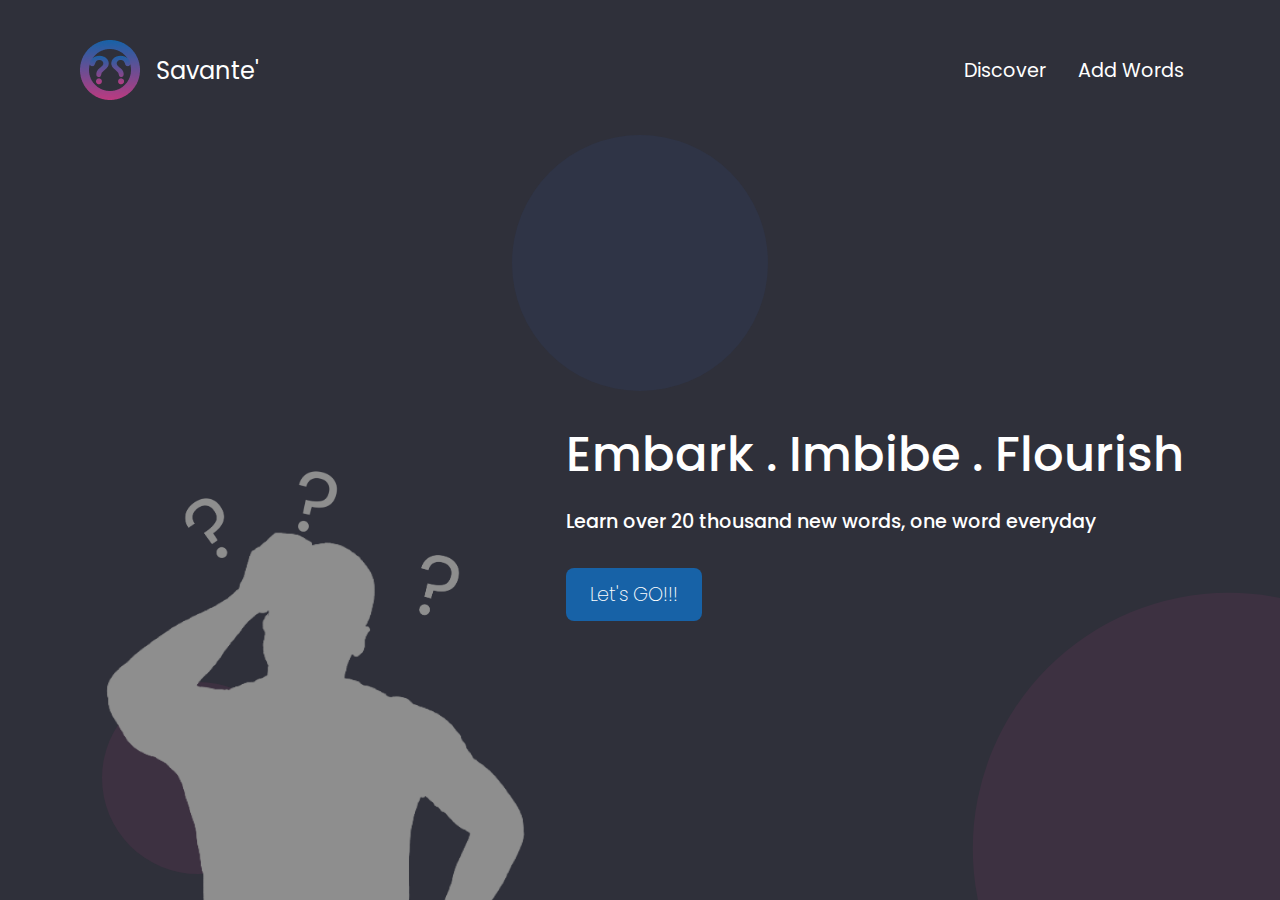
<file: Savante' - Beta/index.html>
<!DOCTYPE html>
<html lang="en">
<head>
  <meta charset="UTF-8">
  <meta http-equiv="X-UA-Compatible" content="IE=edge">
  <meta name="viewport" content="width=device-width, initial-scale=1.0">
  <title>Savante' - Learn and Grow one word at a time</title>
  <link rel="stylesheet" href="styles.css">
  <link rel="stylesheet" href="index.css">
</head>
<body class="container full-height-grow">
  <header class="main-header">
    <a href="/" class="brand-logo">
      <img src="images/Logo and brand name.png" alt="">
      <div class="brand-logo-name">Savante'</div>
    </a>

    <nav class="main-nav">
      <ul>
        <li><a href="discover.html">Discover</a></li>
        <li><a href="addwords.html">Add Words</a></li>
      </ul>
    </nav>
  </header>

  <section class="home-main-section">
    <div class="img-wrapper">
      <div class="confused-image"></div>
    </div>
    <div class="call-to-action">
      <h1 class="title">Embark . Imbibe . Flourish</h1>
      <span class="subtitle">Learn over 20 thousand new words, one word everyday</span>
      <a href="discover.html" class="btn">Let's GO!!!</a>
    </div>
  </section>
  <div class="homepage-circle-1"></div>
  <div class="homepage-circle-2"></div>
  <div class="homepage-circle-3"></div>
  <!-- <div style="flex-grow: 1; background-color: red"></div> -->
</body>
</html>
</file>
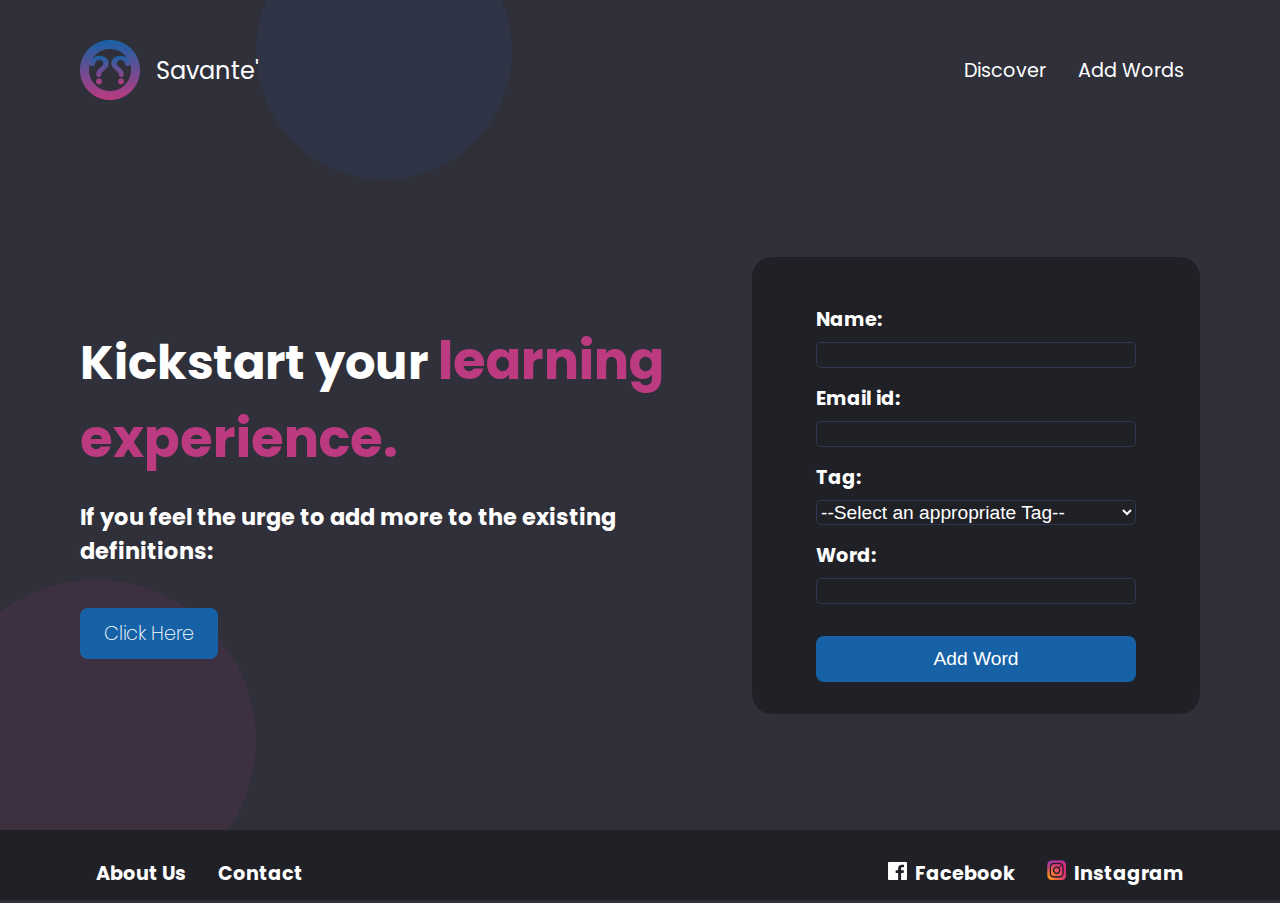
<file: Savante' - Beta/addwords.html>
<!DOCTYPE html>
<html lang="en">
<head>
  <meta charset="UTF-8">
  <meta http-equiv="X-UA-Compatible" content="IE=edge">
  <meta name="viewport" content="width=device-width, initial-scale=1.0">
  <title>Savante' | Add Words</title>
  <link rel="stylesheet" href="styles.css">
  <link rel="stylesheet" href="addwords.css">
</head>
<body class="container full-height-grow">
  <header class="main-header">
    <a href="/" class="brand-logo">
      <img src="images/Logo and brand name.png" alt="">
      <div class="brand-logo-name">Savante'</div>
    </a>

    <nav class="main-nav">
      <ul>
        <li><a href="discover.html">Discover</a></li>
        <li><a href="addwords.html">Add Words</a></li>
      </ul>
    </nav>
  </header>

  <div class="addwords-main-section">
    
    <div class="left-side">
      <div class="kickstart-text">
        Kickstart your
        <span class="accent-text">learning experience.</span>
      </div>
      <h3>If you feel the urge to add more to the existing definitions:</h3><br>
      <div ><a href="#" class="btn">Click Here</a></div>
     </div>

    <div class="right-side">

      <form action="" class="addform">
        <div class="input-group">
          <label for="name">Name: </label>
          <input class="input" type="text">
          <label for="name">Email id: </label>
          <input class="input" type="text">
          
          <label for="name">Tag: </label>
            <select name="card_type" id="card_type" class="input" required>
              <option value="">--Select an appropriate Tag--</option>
              <option value="visa">#Finance</option>
             <option value="mastercard">#Product</option>
            </select>
          
          <label for="name">Word: </label>
          <input class="input" type="text">
        </div>

        <div class="input-group">
          <button type="submit" class="btn">Add Word</button>
        </div>
      </form>
    </div>
  </div>

  <div class="add-circle-1"></div>
  <div class="add-circle-2"></div>
  <div class="add-circle-3"></div>

  <footer class="main-footer">
    <div class="container">
        <nav class="footer-nav">
            <ul>
                <li><a href="#">About Us</a></li>
                <li><a href="#">Contact</a></li>
            </ul>
        </nav>

        <nav class="footer-nav">
            <ul>
                <li><a href="#" class="social-link">
                    <img src="images/facebook logo 1.svg" alt="">
                    Facebook
                    </a>
                </li>
                <li><a href="#" class="social-link">
                    <img src="images/instagram logo 1.png" alt="">
                    Instagram
                    </a>
                </li>
            </ul>
        </nav>
    </div>
  </footer>

</body>
</html>
</file>
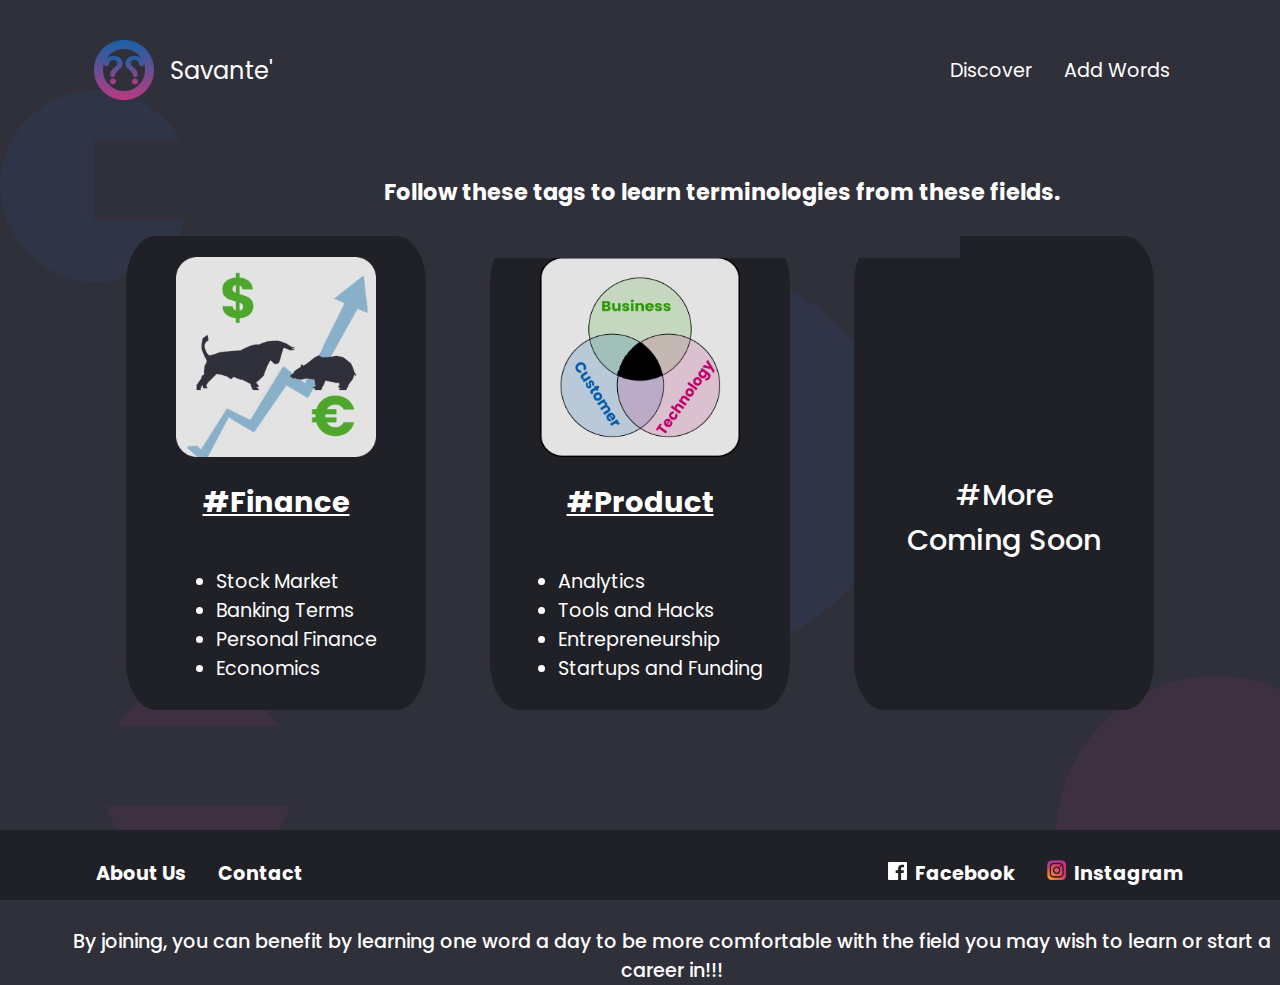
<file: Savante' - Beta/discover.html>
<!DOCTYPE html>
<html lang="en">
<head>
  <meta charset="UTF-8">
  <meta http-equiv="X-UA-Compatible" content="IE=edge">
  <meta name="viewport" content="width=device-width, initial-scale=1.0">
  <title>Savante' | Discover</title>
  <link rel="stylesheet" href="styles.css">
  <link rel="stylesheet" href="discover.css">
</head>
<body class="full-height-grow">
    
    <div class="container full-height-grow">
        <header class="main-header">
            <a href="/" class="brand-logo">
                <img src="images/Logo and brand name.png" alt="">
                <div class="brand-logo-name">Savante'</div>
            </a>

            <nav class="main-nav">
                <ul>
                    <li><a href="discover.html">Discover</a></li>
                    <li><a href="addwords.html">Add Words</a></li>
                </ul>
            </nav>
        </header>
        <section class="discover-main-section">
            <h3 class="instruction">Follow these tags to learn terminologies from these fields.</h3>
            <h4 class="line"><u>blah blah blah blah blah blah</u></h4>
            <div class="gayab"></div>

            <div class="call-to-action">
                <div class="filler"></div>
                <div class="card-section">
                    <div class="card">
                        <img src="images/Finance image.png" height="200px" width="200px" alt="">
                        <h2><a href="#" class="card-name"><u>#Finance</u></a></h2>
                        <div>
                            <ul>
                                <li>Stock Market</li>
                                <li>Banking Terms</li>
                                <li>Personal Finance</li>
                                <li>Economics</li>
                            </ul>
                        </div>
                    </div>
                    
                    <div class="card">
                        <img src="images/Product Image.png" height="200px" width="200px" alt="">
                        <h2><a href="#" class="card-name"><u>#Product</u></a></h2>
                        <div>
                            <ul>
                                <li>Analytics</li>
                                <li>Tools and Hacks</li>
                                <li>Entrepreneurship</li>
                                <li>Startups and Funding</li>
                            </ul>
                        </div>
                    </div>
                    
                    <div class="card">
                        <h2 class="more"><a href="addwords.html">#More</a></h2>
                        <h2 class="Coming"><a href="addwords.html">Coming Soon</a></h2>
                    </div>

                </div>
                <div class="filler"></div>
            </div>
            
            <div class="instruction2"><center>By joining, you can benefit by learning one word a day to be more comfortable with the field you may wish to learn or start a career in!!!</center></div>
            
        </section>
    
    </div> 
    
    <div class="homepage-circle-1"></div>
    <div class="homepage-circle-2"></div>
    <div class="homepage-circle-3"></div>
    <div class="homepage-circle-4"></div>

    <footer class="main-footer">
        <div class="container">
            <nav class="footer-nav">
                <ul>
                    <li><a href="#">About Us</a></li>
                    <li><a href="#">Contact</a></li>
                </ul>
            </nav>

            <nav class="footer-nav">
                <ul>
                    <li><a href="#" class="social-link">
                        <img src="images/facebook logo 1.svg" alt="">
                        Facebook
                        </a>
                    </li>
                    <li><a href="#" class="social-link">
                        <img src="images/instagram logo 1.png" alt="">
                        Instagram
                        </a>
                    </li>
                </ul>
            </nav>
        </div>
    </footer>
  <!-- <div style="flex-grow: 1; background-color: red"></div> -->
</body>
</html>
</file>
<file: Savante' - Beta/styles.css>
@import url('https://fonts.googleapis.com/css?family=Poppins:400,500,700');

*, *::before,*::after {
  box-sizing: border-box;
}

body {
  padding: 0%;
  margin: 0;
  background-color: #2f303a;
  font-family: Poppins, sans-serif;
  font-size: 1.2rem;
  color: white;
  min-height: 100vh;
}

.full-height-grow {
  display: flex;
  flex-direction: column;
}

.brand-logo {
  display: flex;
  align-items: center;
  font-size: 1.25em;
  color: inherit;
  text-decoration: none;
}

.brand-logo-name {
  margin-left: 1rem;
}

.main-nav ul, .footer-nav ul{
  display: flex;
  padding: 0;
  margin: 0;
  list-style: none;
  text-decoration: none;
}

.main-nav a, .footer-nav a{
  color: inherit;
  text-decoration: none;
  padding: 1rem;
}

.main-nav a:hover, .footer-nav a:hover{
  color: #adadad;
}

.main-header, .main-footer {
  display: flex;
  justify-content: space-between;
  align-items: center;
}

.main-header {
  height: 140px;
}

.container {
  max-width: 1200px;
  margin: 0 auto;
  padding: 0 40px;
  flex-grow: 1;
}

.title {
  font-weight: 500;
  font-size: 2.5em;
  margin-bottom: 1rem;
  margin-top: 0;
}

.subtitle {
  font-weight: 500;
  font-size: 1em;
  margin-bottom: 2rem;
}

.btn {
  color: white;
  background-color: #1762A7;
  padding: .75rem 1.5rem;
  border-radius: .5rem;
  text-decoration: none;
  font-size: 1.2rem;
  font-weight: 250;
  outline: none;
  border: none;
  cursor: pointer;
}

.btn:hover {
  background-color: #2180d8;
}

.btn:focus {
  background-color: #2796ff;
}

.btn:focus {
  background-color: #2796ff;
}

.main-footer,  .container {
  display: flex;
  justify-content: space-between;
}

.main-footer {
  height: 70px;
  background-color: #202027;
  font-weight: bold;
  padding-top: 1rem;
  width: 100vw;
  align-self: center;
}

.social-link img{
  width: 1em;
  margin-right: 0.25rem;
}
</file>
<file: Savante' - Beta/index.css>
.home-main-section {
    display: flex;
    align-items: stretch;
    justify-content: space-between;
    flex-grow: 1;
}

.home-main-section .img-wrapper {
    flex-grow: 1;
    flex-direction: column;
    display: flex;
    align-items: stretch;
    justify-content: flex-end;
}

.home-main-section .confused-image {
    background-image: url(images/confused-person.png);
    flex-grow: 1;
    max-height: 70vh;
    min-width: 30vw;
    background-size: contain;
    background-repeat: no-repeat;
    background-position: bottom left;
}

.home-main-section .call-to-action {
    display: flex;
    flex-direction: column ;
    align-items: flex-start ;
    margin: 1rem;
    align-self: center;
}

@media (max-width: 900px) {
    .home-main-section .img-wrapper {
        display: none;
    }
    
    .home-main-section {
        justify-content: center;
    }
}

.homepage-circle-1 {
    position: absolute;
    width: 15vw;
    height: 15vw;
    border-radius: 50%;
    background-color: #bc3a80;
    bottom: 2vw;
    left: 8vw;
    opacity: 10%;
    z-index: -1;
}

.homepage-circle-2 {
    position: absolute;
    width: 20vw;
    height: 20vw;
    border-radius: 50%;
    background-color: #3457b2;
    top: 15vh;
    left: 40vw;
    opacity: 10%;
    z-index: -1;
}

.homepage-circle-3 {
    position: absolute;
    width: 40vw;
    height: 40vw;
    overflow: hidden;
    bottom: 0;
    right: 0;
    opacity: 10%;
    z-index: -1;
}

.homepage-circle-3::before {
    content: '';
    transform: translate(40%,40%);
    position: absolute;
    height: 100%;
    width: 100%;
    border-radius: 50%;
    background-color: #bc3a80 ;
}
</file>
<file: Savante' - Beta/addwords.css>
.addwords-main-section {
    display: flex;
    justify-content: space-between;
    align-items: center;
    flex-grow: 1;
}

.kickstart-text {
    font-size: 2.5em;
    font-weight: bold;
    margin: 0;
}

.accent-text {
    color: #bc3a80;
    font-size: 3.3rem;
}

.addform {
    background-color: #202027;
    width: 35vw;
    max-width: 35vw;
    padding: 2rem 4rem;
    border-radius: 20px;

}

.input-group {
    margin-bottom: 2rem;
    display: flex;
    flex-direction: column;
}

.input-group:last-child {
    margin-bottom: 0;
}

.input-group label {
    font-weight: bold;
    margin-bottom: 0.5rem;
    padding-top: 1rem;
}

.input-group .input {
    outline: none;
    background: none;
    border: 1px solid #2e3852;
    font-size: 1em;
    color: inherit;
    border-radius: 5px;
}

.input-group .input:focus {
    border-color: #596da0;
}

@media (max-width: 900px) {
    .addwords-main-section {
        flex-direction: column;
        justify-content: center;
    }

    .addform {
        width:80vw;
        max-width: inherit;
        margin: 2rem 0;
    }
}


.add-circle-1 {
    position: absolute;
    width: 25vw;
    height: 25vw;
    overflow: hidden;
    bottom: 0;
    left: 0;
    opacity: 10%;
    z-index: -1;
}

.add-circle-1::before {
    content: '';
    transform: translate(-20%);
    position: absolute;
    height: 100%;
    width: 100%;
    border-radius: 50%;
    background-color: #bc3a80 ;
}


.add-circle-2 {
    position: absolute;
    width: 20vw;
    height: 20vw;
    overflow: hidden;
    top: 0;
    left: 20vw;
    z-index: -1;
}

.add-circle-2::before {
    content: '';
    transform: translateY(-30%);
    position: absolute;
    height: 100%;
    width: 100%;
    border-radius: 50%;
    background-color: rgb(52,87,178,0.1) ;
}
</file>
<file: Savante' - Beta/discover.css>
.instruction {
    display: flex;
    position: absolute;
    top: 17vh;
    left: 30%;
}

.line {
    display: flex;
    position: absolute;
    top: 23vh;
    left: 40%;
}

.gayab {
    height: 33px;
    background-color: #2f303a;
    width: 40vw;
    position: absolute;
    top: 25vh;
    left: 35%;
}

.discover-main-section {
    display: flex;
    align-items: stretch;
    justify-content: space-between;
    flex-grow: 1;
}

.card-section {
    display: flex;

}

.card {
    display: flex;
    flex-direction: column;
    justify-content: space-between;
    align-items: center;
    margin: 1rem;
    margin-right: 2rem;
    margin-left: 2rem ;
    padding: 1rem;
    padding-top: 1.3rem;
    padding-bottom: 0.5rem;
    background-color: #202027;
    border-radius: 10%;
    width: 300px;
}

.card img {
    width: 200px;
    height: 200px;
}

.more {
    font-weight: 500;
    position: absolute;
    top: 50%;
}

.Coming {
    font-weight: 500;
    position: absolute;
    top: 55%;
}

.filler {
    display: flex;
    height: 80px;
    background-color: #2f303a;
}

.filler {
    max-width: 30vw;
    z-index: -1;
}

.instruction2 {
    display: flex;
    position: absolute;
    top: 103vh;
    left: 5%;
    font-weight: 500;
}


.homepage-circle-1 {
    position: absolute;
    width: 15vw;
    height: 15vw;
    border-radius: 50%;
    background-color: #bc3a80;
    bottom: 2vw;
    left: 8vw;
    opacity: 10%;
    z-index: -1;
}

.homepage-circle-2 {
    position: absolute;
    width: 30vw;
    height: 30vw;
    border-radius: 50%;
    background-color: #3457b2;
    top: 30vh;
    left: 40vw;
    opacity: 10%;
    z-index: -1;
}

.homepage-circle-3 {
    position: absolute;
    width: 25vw;
    height: 25vw;
    overflow: hidden;
    bottom: 0;
    right: 0;
    opacity: 10%;
    z-index: -1;
}

.homepage-circle-3::before {
    content: '';
    transform: translate(30%,30%);
    position: absolute;
    height: 100%;
    width: 100%;
    border-radius: 50%;
    background-color: #bc3a80 ;
}

.homepage-circle-4 {
    position: absolute;
    width: 15vw;
    height: 15vw;
    border-radius: 50%;
    background-color: #3457b2;
    top: 10vh;
    left: vw;
    opacity: 10%;
    z-index: -1;
}

.card a {
    text-decoration: none;
    color: white;    
}

.card a:hover {
    color: #adadad;
}

@media (max-width : 800px) {
    .discover-main-section {
        flex-direction: column;
        justify-content: center;
    }

}
</file>
